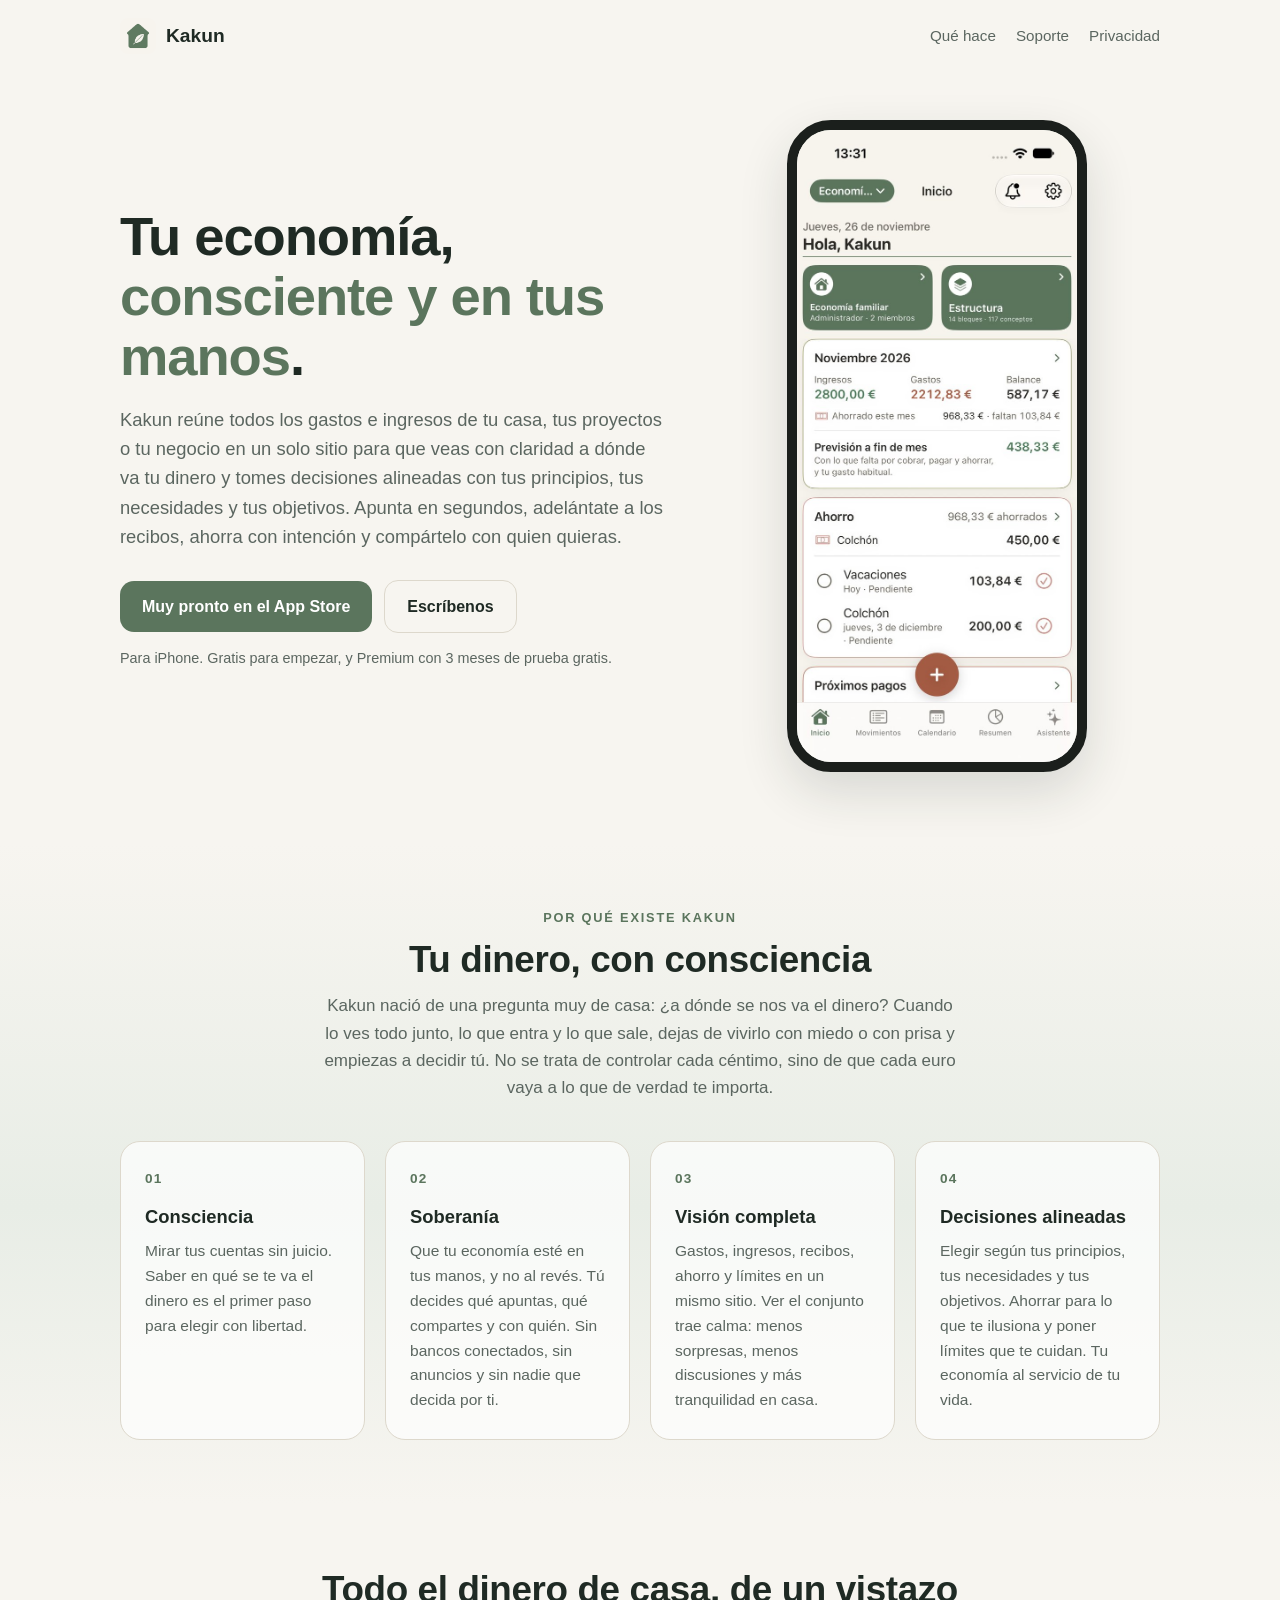
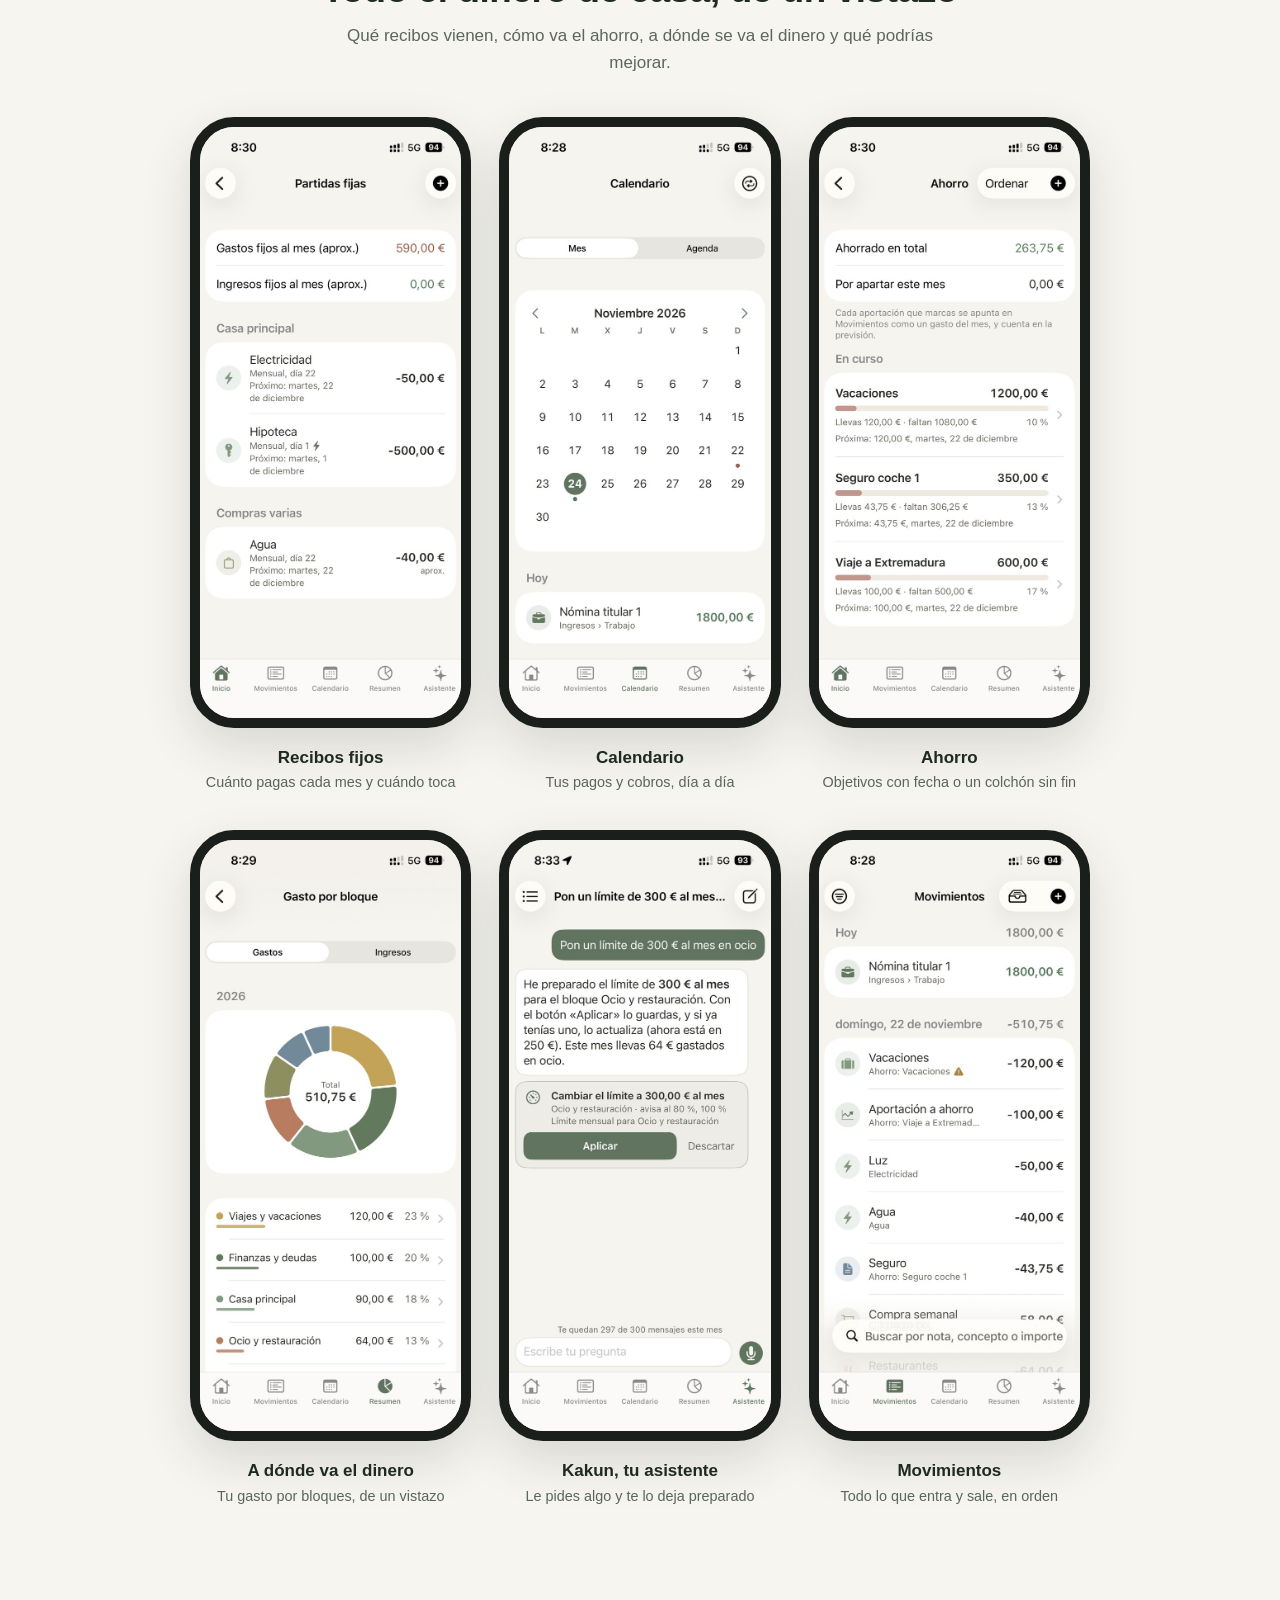
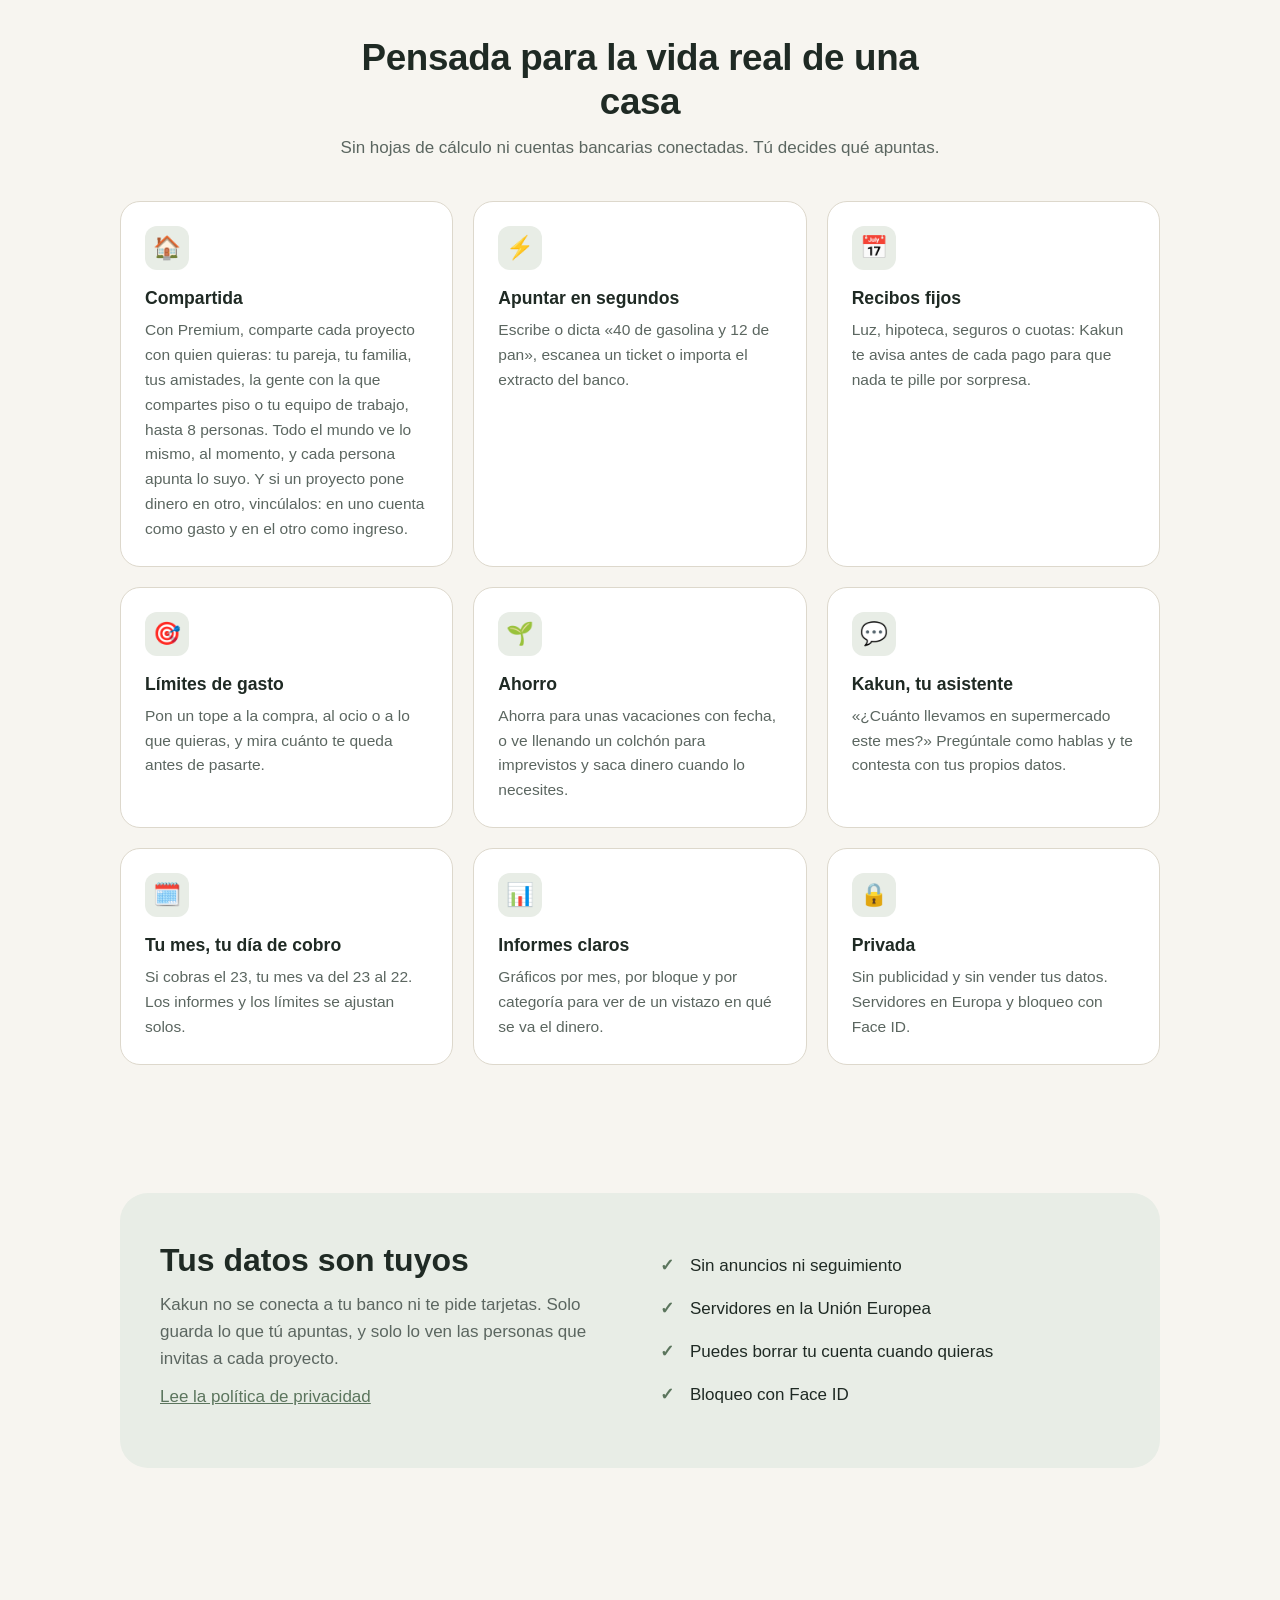
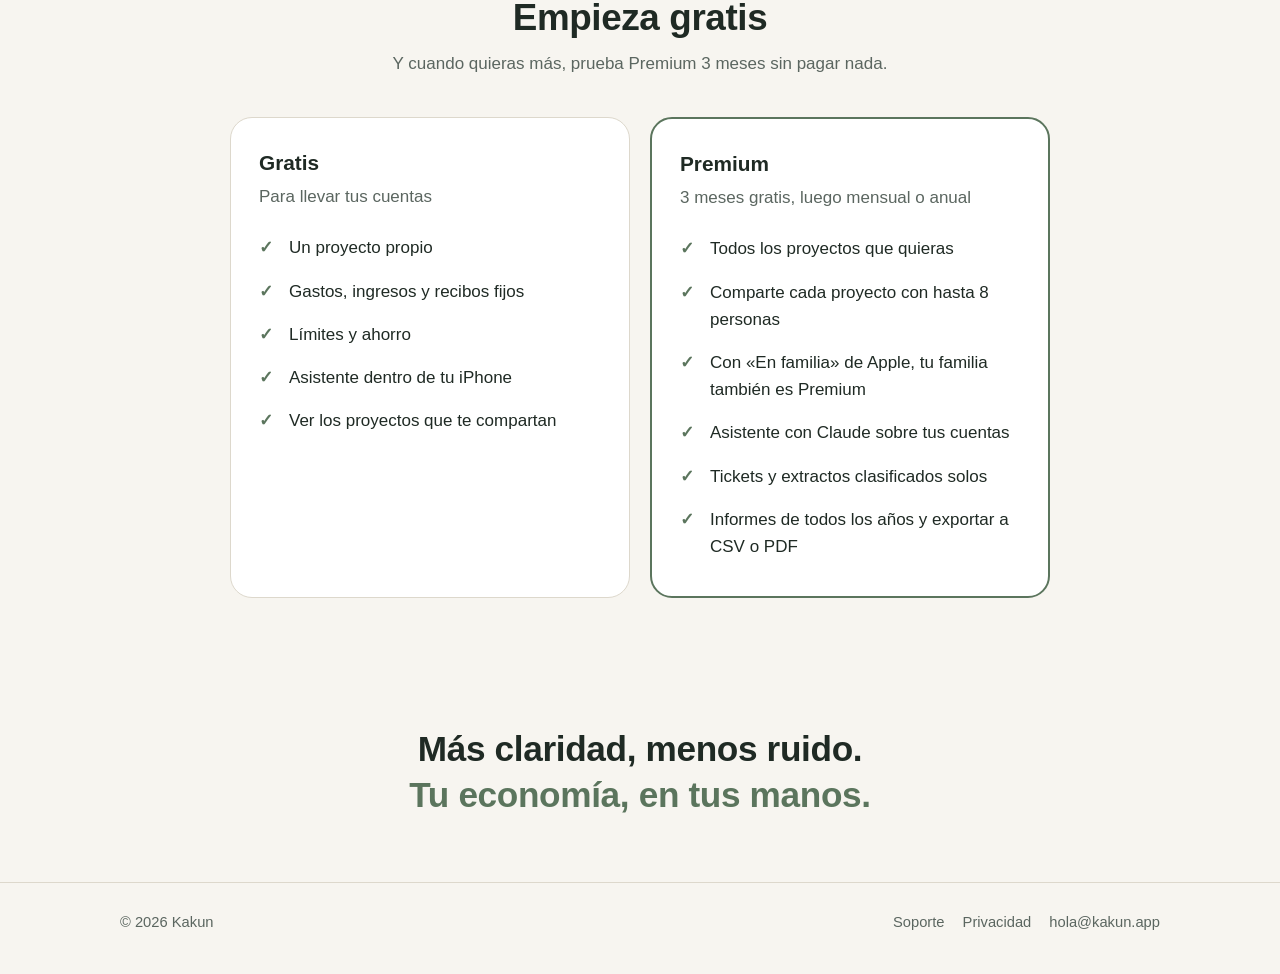
<file: index.html>
<!doctype html>
<html lang="es">
<head>
<meta charset="utf-8">
<meta name="viewport" content="width=device-width, initial-scale=1">
<meta name="color-scheme" content="light">
<title>Kakun · Tu economía, consciente y en tus manos</title>
<meta name="description" content="Kakun te ayuda a tener una economía soberana y consciente: reúne todos los gastos e ingresos de tu casa y de tus proyectos para que decidas en línea con tus principios, tus necesidades y tus objetivos.">
<meta property="og:title" content="Kakun · Tu economía, consciente y en tus manos">
<meta property="og:description" content="Todos los gastos e ingresos de tu casa en un solo sitio, para decidir con consciencia. Recibos, límites, ahorro y un asistente que conoce tus cuentas.">
<meta property="og:image" content="https://kakun.app/img/icono.png">
<meta name="theme-color" content="#5b755d">
<link rel="icon" href="/img/favicon.png">
<link rel="apple-touch-icon" href="/img/apple-touch-icon.png">
<link rel="stylesheet" href="/estilos.css">
</head>
<body>
<div class="contenedor">
  <header class="cabecera">
    <a class="marca" href="/"><img src="/img/icono.png" alt="">Kakun</a>
    <nav class="menu">
      <a href="#funciones">Qué hace</a>
      <a href="/soporte/">Soporte</a>
      <a href="/privacidad/">Privacidad</a>
    </nav>
  </header>

  <div class="portada">
    <div>
      <h1>Tu economía, <span>consciente y en tus manos</span>.</h1>
      <p class="entrada">Kakun reúne todos los gastos e ingresos de tu casa, tus proyectos o tu negocio en un solo sitio para que veas con claridad a dónde va tu dinero y tomes decisiones alineadas con tus principios, tus necesidades y tus objetivos. Apunta en segundos, adelántate a los recibos, ahorra con intención y compártelo con quien quieras.</p>
      <div class="acciones">
        <span class="boton principal"> Muy pronto en el App Store</span>
        <a class="boton secundario" href="mailto:hola@kakun.app">Escríbenos</a>
      </div>
      <p class="nota">Para iPhone. Gratis para empezar, y Premium con 3 meses de prueba gratis.</p>
    </div>
    <div class="movil">
      <img src="/img/inicio.jpg" alt="Pantalla de inicio de Kakun con el resumen del mes" onerror="this.remove()">
      <div class="hueco"><img src="/img/icono.png" alt="">Inicio</div>
    </div>
  </div>
</div>

<section class="consciente">
  <div class="contenedor">
    <div class="titulo-seccion">
      <p class="antetitulo">Por qué existe Kakun</p>
      <h2>Tu dinero, con consciencia</h2>
      <p>Kakun nació de una pregunta muy de casa: ¿a dónde se nos va el dinero? Cuando lo ves todo junto, lo que entra y lo que sale, dejas de vivirlo con miedo o con prisa y empiezas a decidir tú. No se trata de controlar cada céntimo, sino de que cada euro vaya a lo que de verdad te importa.</p>
    </div>
    <div class="pilares">
      <div class="pilar"><span class="num">01</span><h3>Consciencia</h3><p>Mirar tus cuentas sin juicio. Saber en qué se te va el dinero es el primer paso para elegir con libertad.</p></div>
      <div class="pilar"><span class="num">02</span><h3>Soberanía</h3><p>Que tu economía esté en tus manos, y no al revés. Tú decides qué apuntas, qué compartes y con quién. Sin bancos conectados, sin anuncios y sin nadie que decida por ti.</p></div>
      <div class="pilar"><span class="num">03</span><h3>Visión completa</h3><p>Gastos, ingresos, recibos, ahorro y límites en un mismo sitio. Ver el conjunto trae calma: menos sorpresas, menos discusiones y más tranquilidad en casa.</p></div>
      <div class="pilar"><span class="num">04</span><h3>Decisiones alineadas</h3><p>Elegir según tus principios, tus necesidades y tus objetivos. Ahorrar para lo que te ilusiona y poner límites que te cuidan. Tu economía al servicio de tu vida.</p></div>
    </div>
  </div>
</section>

<section>
  <div class="contenedor">
    <div class="titulo-seccion">
      <h2>Todo el dinero de casa, de un vistazo</h2>
      <p>Qué recibos vienen, cómo va el ahorro, a dónde se va el dinero y qué podrías mejorar.</p>
    </div>
    <div class="capturas">
      <figure>
        <div class="movil"><img src="/img/recibos.jpg" alt="Lista de partidas fijas con luz, hipoteca y agua" loading="lazy" onerror="this.remove()"><div class="hueco"><img src="/img/icono.png" alt="">Recibos fijos</div></div>
        <figcaption>Recibos fijos<small>Cuánto pagas cada mes y cuándo toca</small></figcaption>
      </figure>
      <figure>
        <div class="movil"><img src="/img/calendario.jpg" alt="Calendario del mes con los pagos marcados" loading="lazy" onerror="this.remove()"><div class="hueco"><img src="/img/icono.png" alt="">Calendario</div></div>
        <figcaption>Calendario<small>Tus pagos y cobros, día a día</small></figcaption>
      </figure>
      <figure>
        <div class="movil"><img src="/img/ahorro.jpg" alt="Lista de objetivos de ahorro con su progreso" loading="lazy" onerror="this.remove()"><div class="hueco"><img src="/img/icono.png" alt="">Ahorro</div></div>
        <figcaption>Ahorro<small>Objetivos con fecha o un colchón sin fin</small></figcaption>
      </figure>
      <figure>
        <div class="movil"><img src="/img/gasto-bloque.jpg" alt="Gráfico circular del gasto por bloque" loading="lazy" onerror="this.remove()"><div class="hueco"><img src="/img/icono.png" alt="">A dónde va el dinero</div></div>
        <figcaption>A dónde va el dinero<small>Tu gasto por bloques, de un vistazo</small></figcaption>
      </figure>
      <figure>
        <div class="movil"><img src="/img/asistente.jpg" alt="El asistente prepara un límite de 300 € al mes en ocio" loading="lazy" onerror="this.remove()"><div class="hueco"><img src="/img/icono.png" alt="">Asistente</div></div>
        <figcaption>Kakun, tu asistente<small>Le pides algo y te lo deja preparado</small></figcaption>
      </figure>
      <figure>
        <div class="movil"><img src="/img/movimientos.jpg" alt="Lista de movimientos del mes" loading="lazy" onerror="this.remove()"><div class="hueco"><img src="/img/icono.png" alt="">Movimientos</div></div>
        <figcaption>Movimientos<small>Todo lo que entra y sale, en orden</small></figcaption>
      </figure>
    </div>
  </div>
</section>

<section id="funciones">
  <div class="contenedor">
    <div class="titulo-seccion">
      <h2>Pensada para la vida real de una casa</h2>
      <p>Sin hojas de cálculo ni cuentas bancarias conectadas. Tú decides qué apuntas.</p>
    </div>
    <div class="funciones">
      <div class="tarjeta"><div class="icono">🏠</div><h3>Compartida</h3><p>Con Premium, comparte cada proyecto con quien quieras: tu pareja, tu familia, tus amistades, la gente con la que compartes piso o tu equipo de trabajo, hasta 8 personas. Todo el mundo ve lo mismo, al momento, y cada persona apunta lo suyo. Y si un proyecto pone dinero en otro, vincúlalos: en uno cuenta como gasto y en el otro como ingreso.</p></div>
      <div class="tarjeta"><div class="icono">⚡️</div><h3>Apuntar en segundos</h3><p>Escribe o dicta «40 de gasolina y 12 de pan», escanea un ticket o importa el extracto del banco.</p></div>
      <div class="tarjeta"><div class="icono">📅</div><h3>Recibos fijos</h3><p>Luz, hipoteca, seguros o cuotas: Kakun te avisa antes de cada pago para que nada te pille por sorpresa.</p></div>
      <div class="tarjeta"><div class="icono">🎯</div><h3>Límites de gasto</h3><p>Pon un tope a la compra, al ocio o a lo que quieras, y mira cuánto te queda antes de pasarte.</p></div>
      <div class="tarjeta"><div class="icono">🌱</div><h3>Ahorro</h3><p>Ahorra para unas vacaciones con fecha, o ve llenando un colchón para imprevistos y saca dinero cuando lo necesites.</p></div>
      <div class="tarjeta"><div class="icono">💬</div><h3>Kakun, tu asistente</h3><p>«¿Cuánto llevamos en supermercado este mes?» Pregúntale como hablas y te contesta con tus propios datos.</p></div>
      <div class="tarjeta"><div class="icono">🗓️</div><h3>Tu mes, tu día de cobro</h3><p>Si cobras el 23, tu mes va del 23 al 22. Los informes y los límites se ajustan solos.</p></div>
      <div class="tarjeta"><div class="icono">📊</div><h3>Informes claros</h3><p>Gráficos por mes, por bloque y por categoría para ver de un vistazo en qué se va el dinero.</p></div>
      <div class="tarjeta"><div class="icono">🔒</div><h3>Privada</h3><p>Sin publicidad y sin vender tus datos. Servidores en Europa y bloqueo con Face ID.</p></div>
    </div>
  </div>
</section>

<section>
  <div class="contenedor">
    <div class="banda">
      <div>
        <h2>Tus datos son tuyos</h2>
        <p>Kakun no se conecta a tu banco ni te pide tarjetas. Solo guarda lo que tú apuntas, y solo lo ven las personas que invitas a cada proyecto.</p>
        <p><a href="/privacidad/">Lee la política de privacidad</a></p>
      </div>
      <ul class="lista">
        <li>Sin anuncios ni seguimiento</li>
        <li>Servidores en la Unión Europea</li>
        <li>Puedes borrar tu cuenta cuando quieras</li>
        <li>Bloqueo con Face ID</li>
      </ul>
    </div>
  </div>
</section>

<section>
  <div class="contenedor">
    <div class="titulo-seccion">
      <h2>Empieza gratis</h2>
      <p>Y cuando quieras más, prueba Premium 3 meses sin pagar nada.</p>
    </div>
    <div class="planes">
      <div class="plan">
        <h3>Gratis</h3>
        <p class="sub">Para llevar tus cuentas</p>
        <ul class="lista">
          <li>Un proyecto propio</li>
          <li>Gastos, ingresos y recibos fijos</li>
          <li>Límites y ahorro</li>
          <li>Asistente dentro de tu iPhone</li>
          <li>Ver los proyectos que te compartan</li>
        </ul>
      </div>
      <div class="plan destacado">
        <h3>Premium</h3>
        <p class="sub">3 meses gratis, luego mensual o anual</p>
        <ul class="lista">
          <li>Todos los proyectos que quieras</li>
          <li>Comparte cada proyecto con hasta 8 personas</li>
          <li>Con «En familia» de Apple, tu familia también es Premium</li>
          <li>Asistente con Claude sobre tus cuentas</li>
          <li>Tickets y extractos clasificados solos</li>
          <li>Informes de todos los años y exportar a CSV o PDF</li>
        </ul>
      </div>
    </div>
  </div>
</section>

<section>
  <div class="contenedor">
    <p class="cierre">Más claridad, menos ruido.<br><span>Tu economía, en tus manos.</span></p>
  </div>
</section>

<footer class="pie">
  <div class="contenedor">
    <span>© 2026 Kakun</span>
    <nav>
      <a href="/soporte/">Soporte</a>
      <a href="/privacidad/">Privacidad</a>
      <a href="mailto:hola@kakun.app">hola@kakun.app</a>
    </nav>
  </div>
</footer>
</body>
</html>
</file>
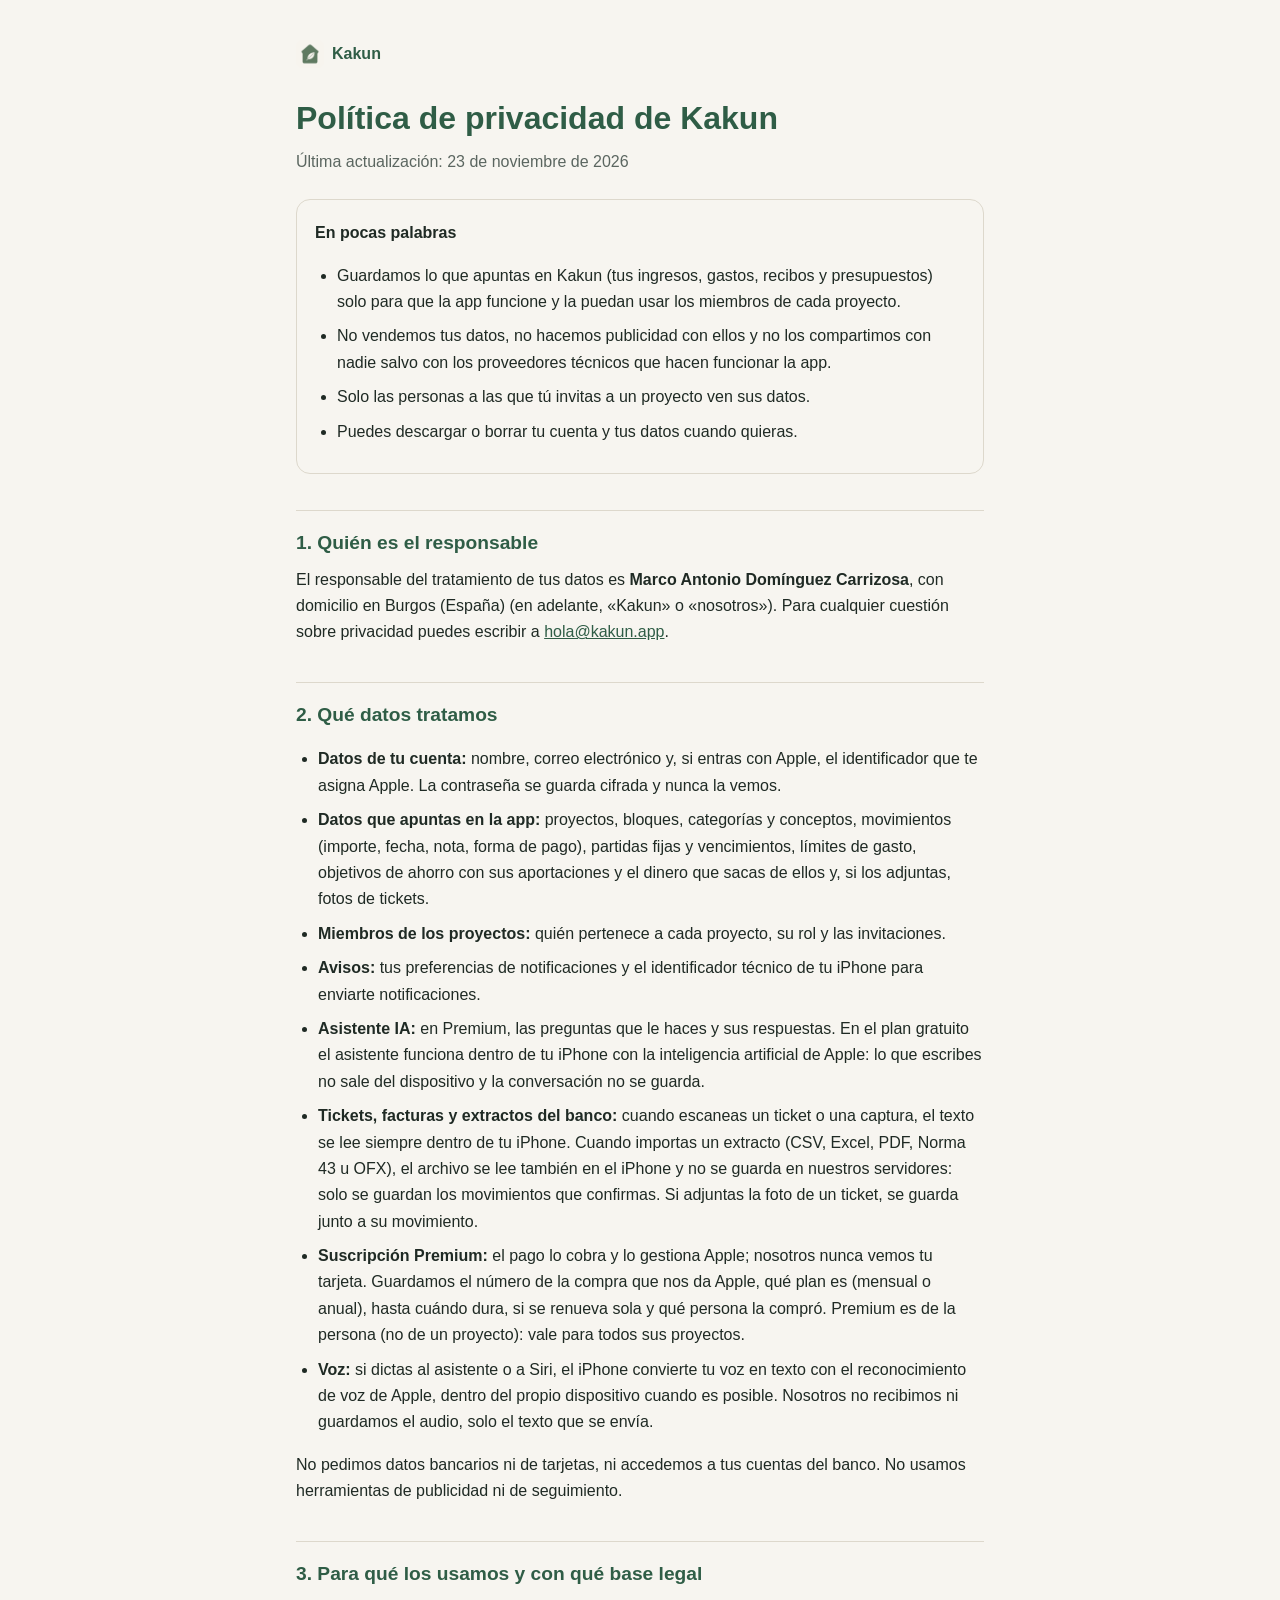
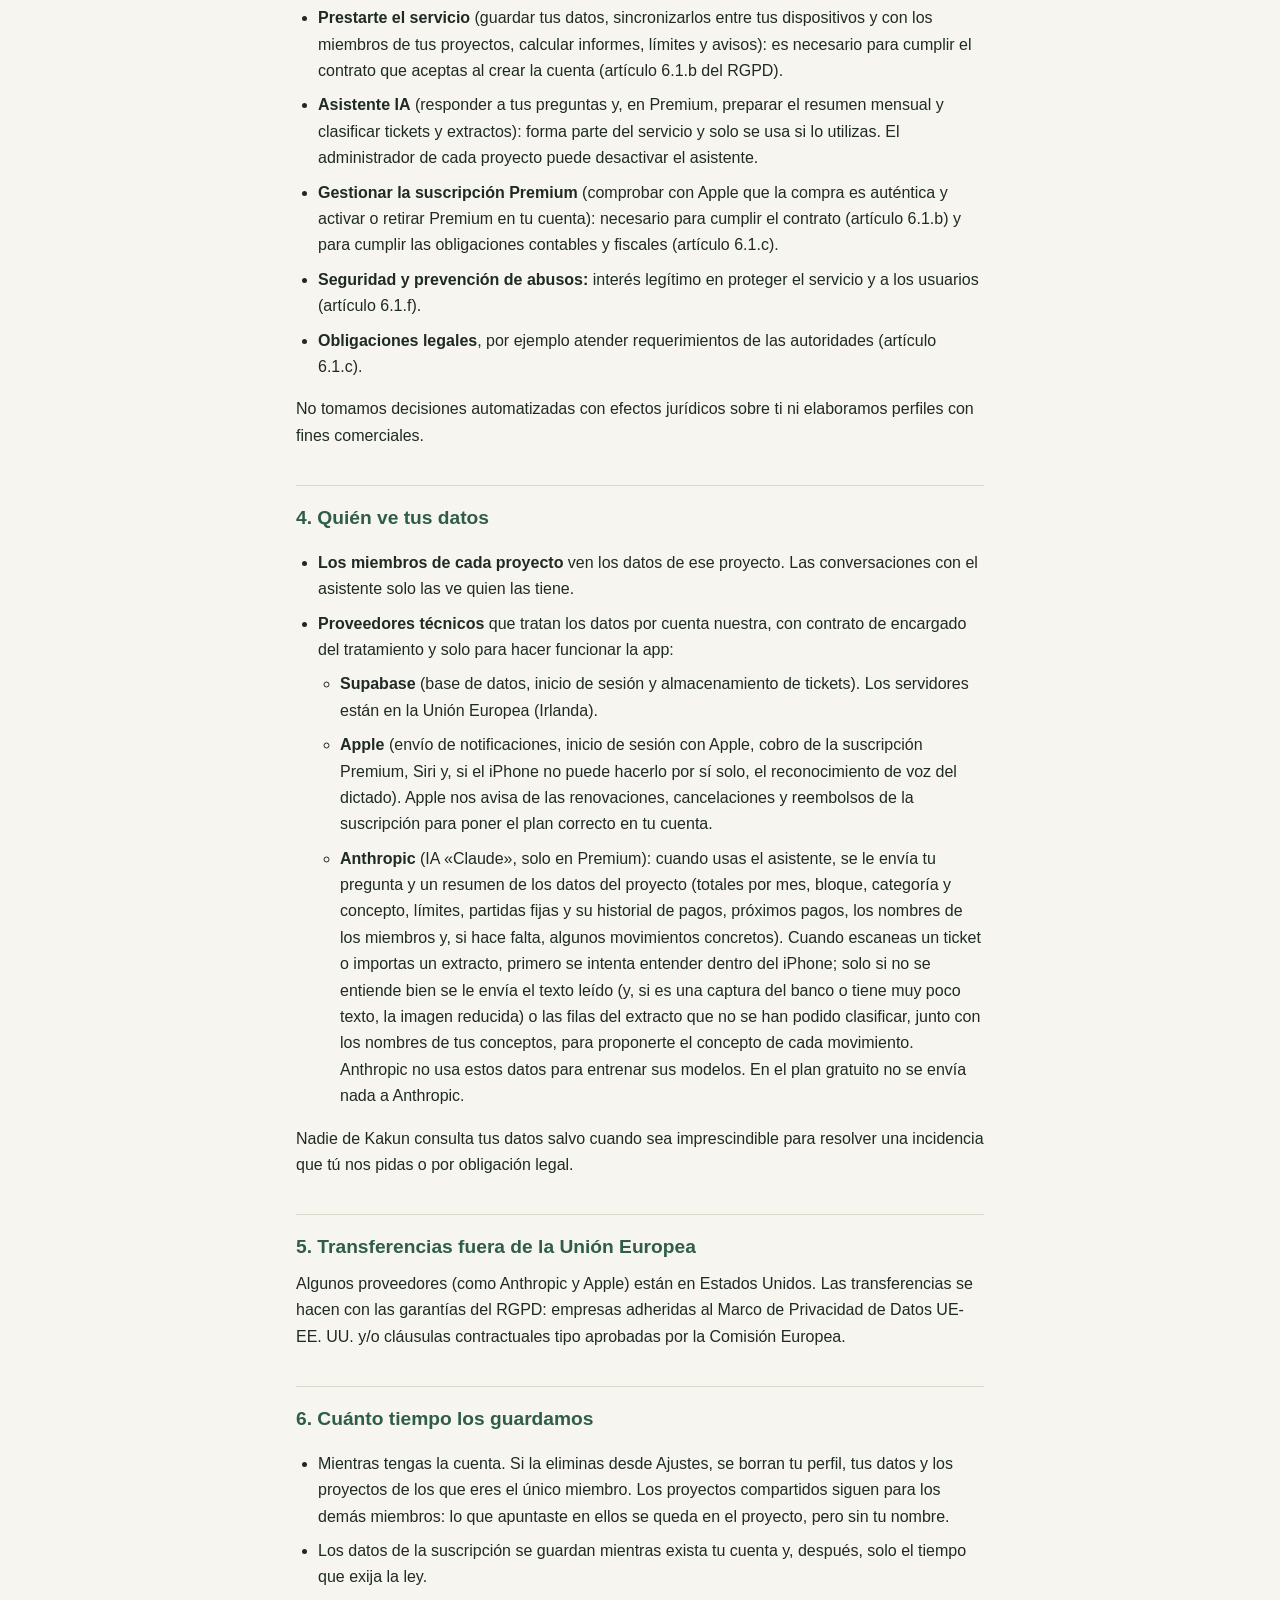
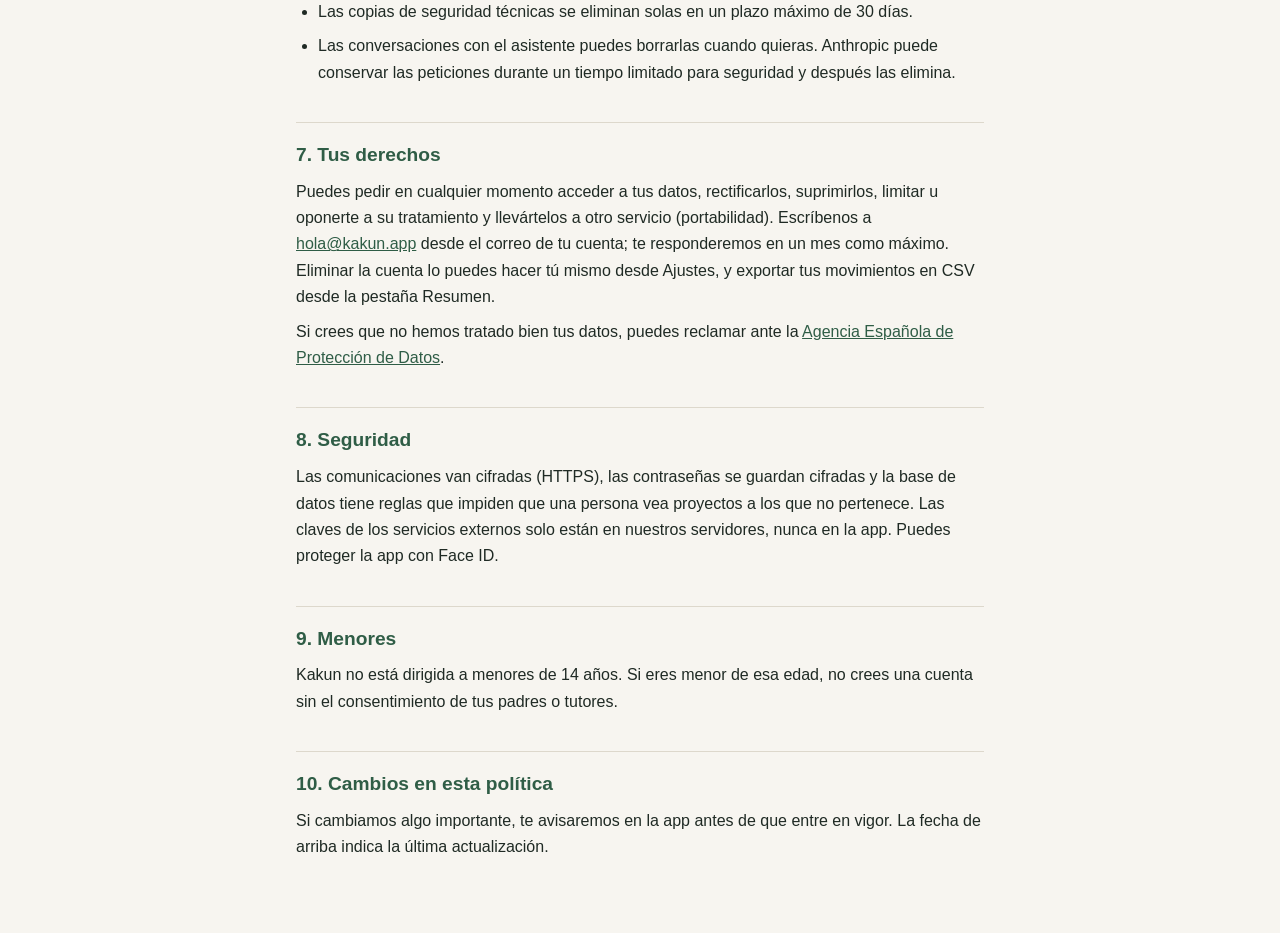
<file: privacidad/index.html>
<!doctype html>
<html lang="es">
<head>
<meta charset="utf-8">
<meta name="viewport" content="width=device-width, initial-scale=1">
<meta name="color-scheme" content="light">
<title>Kakun · Política de privacidad</title>
<meta name="description" content="Política de privacidad de la app Kakun.">
<link rel="icon" href="/img/favicon.png">
<link rel="apple-touch-icon" href="/img/apple-touch-icon.png">
<style>
:root{--fondo:#f7f5f0;--texto:#1f2a24;--secundario:#5b6660;--primario:#2f5d46;--linea:#ddd8cc}
*{box-sizing:border-box}
:root{color-scheme:light}
body{margin:0;background:var(--fondo);color:var(--texto);font:16px/1.65 -apple-system,BlinkMacSystemFont,"Segoe UI",Roboto,sans-serif}
main{max-width:720px;margin:0 auto;padding:40px 16px 64px}
h1{color:var(--primario);font-size:2rem;margin:0 0 4px}
h2{color:var(--primario);font-size:1.2rem;margin:36px 0 8px;padding-top:16px;border-top:1px solid var(--linea)}
p,li{margin:8px 0}
ul{padding-left:22px}
.fecha{color:var(--secundario);margin:0 0 24px}
.resumen{border:1px solid var(--linea);border-radius:14px;padding:12px 18px}
a{color:var(--primario)}
.volver{display:inline-flex;align-items:center;gap:8px;text-decoration:none;font-weight:600;margin-bottom:24px}
.volver img{width:28px;height:28px;border-radius:7px}
</style>
</head>
<body>
<main>
<a class="volver" href="/"><img src="/img/icono.png" alt="">Kakun</a>
<h1>Política de privacidad de Kakun</h1>
<p class="fecha">Última actualización: 23 de noviembre de 2026</p>

<div class="resumen">
<p><strong>En pocas palabras</strong></p>
<ul>
<li>Guardamos lo que apuntas en Kakun (tus ingresos, gastos, recibos y presupuestos) solo para que la app funcione y la puedan usar los miembros de cada proyecto.</li>
<li>No vendemos tus datos, no hacemos publicidad con ellos y no los compartimos con nadie salvo con los proveedores técnicos que hacen funcionar la app.</li>
<li>Solo las personas a las que tú invitas a un proyecto ven sus datos.</li>
<li>Puedes descargar o borrar tu cuenta y tus datos cuando quieras.</li>
</ul>
</div>

<h2>1. Quién es el responsable</h2>
<p>El responsable del tratamiento de tus datos es <strong>Marco Antonio Domínguez Carrizosa</strong>, con domicilio en Burgos (España) (en adelante, «Kakun» o «nosotros»). Para cualquier cuestión sobre privacidad puedes escribir a <a href="mailto:hola@kakun.app">hola@kakun.app</a>.</p>

<h2>2. Qué datos tratamos</h2>
<ul>
<li><strong>Datos de tu cuenta:</strong> nombre, correo electrónico y, si entras con Apple, el identificador que te asigna Apple. La contraseña se guarda cifrada y nunca la vemos.</li>
<li><strong>Datos que apuntas en la app:</strong> proyectos, bloques, categorías y conceptos, movimientos (importe, fecha, nota, forma de pago), partidas fijas y vencimientos, límites de gasto, objetivos de ahorro con sus aportaciones y el dinero que sacas de ellos y, si los adjuntas, fotos de tickets.</li>
<li><strong>Miembros de los proyectos:</strong> quién pertenece a cada proyecto, su rol y las invitaciones.</li>
<li><strong>Avisos:</strong> tus preferencias de notificaciones y el identificador técnico de tu iPhone para enviarte notificaciones.</li>
<li><strong>Asistente IA:</strong> en Premium, las preguntas que le haces y sus respuestas. En el plan gratuito el asistente funciona dentro de tu iPhone con la inteligencia artificial de Apple: lo que escribes no sale del dispositivo y la conversación no se guarda.</li>
<li><strong>Tickets, facturas y extractos del banco:</strong> cuando escaneas un ticket o una captura, el texto se lee siempre dentro de tu iPhone. Cuando importas un extracto (CSV, Excel, PDF, Norma 43 u OFX), el archivo se lee también en el iPhone y no se guarda en nuestros servidores: solo se guardan los movimientos que confirmas. Si adjuntas la foto de un ticket, se guarda junto a su movimiento.</li>
<li><strong>Suscripción Premium:</strong> el pago lo cobra y lo gestiona Apple; nosotros nunca vemos tu tarjeta. Guardamos el número de la compra que nos da Apple, qué plan es (mensual o anual), hasta cuándo dura, si se renueva sola y qué persona la compró. Premium es de la persona (no de un proyecto): vale para todos sus proyectos.</li>
<li><strong>Voz:</strong> si dictas al asistente o a Siri, el iPhone convierte tu voz en texto con el reconocimiento de voz de Apple, dentro del propio dispositivo cuando es posible. Nosotros no recibimos ni guardamos el audio, solo el texto que se envía.</li>
</ul>
<p>No pedimos datos bancarios ni de tarjetas, ni accedemos a tus cuentas del banco. No usamos herramientas de publicidad ni de seguimiento.</p>

<h2>3. Para qué los usamos y con qué base legal</h2>
<ul>
<li><strong>Prestarte el servicio</strong> (guardar tus datos, sincronizarlos entre tus dispositivos y con los miembros de tus proyectos, calcular informes, límites y avisos): es necesario para cumplir el contrato que aceptas al crear la cuenta (artículo 6.1.b del RGPD).</li>
<li><strong>Asistente IA</strong> (responder a tus preguntas y, en Premium, preparar el resumen mensual y clasificar tickets y extractos): forma parte del servicio y solo se usa si lo utilizas. El administrador de cada proyecto puede desactivar el asistente.</li>
<li><strong>Gestionar la suscripción Premium</strong> (comprobar con Apple que la compra es auténtica y activar o retirar Premium en tu cuenta): necesario para cumplir el contrato (artículo 6.1.b) y para cumplir las obligaciones contables y fiscales (artículo 6.1.c).</li>
<li><strong>Seguridad y prevención de abusos:</strong> interés legítimo en proteger el servicio y a los usuarios (artículo 6.1.f).</li>
<li><strong>Obligaciones legales</strong>, por ejemplo atender requerimientos de las autoridades (artículo 6.1.c).</li>
</ul>
<p>No tomamos decisiones automatizadas con efectos jurídicos sobre ti ni elaboramos perfiles con fines comerciales.</p>

<h2>4. Quién ve tus datos</h2>
<ul>
<li><strong>Los miembros de cada proyecto</strong> ven los datos de ese proyecto. Las conversaciones con el asistente solo las ve quien las tiene.</li>
<li><strong>Proveedores técnicos</strong> que tratan los datos por cuenta nuestra, con contrato de encargado del tratamiento y solo para hacer funcionar la app:
<ul>
<li><strong>Supabase</strong> (base de datos, inicio de sesión y almacenamiento de tickets). Los servidores están en la Unión Europea (Irlanda).</li>
<li><strong>Apple</strong> (envío de notificaciones, inicio de sesión con Apple, cobro de la suscripción Premium, Siri y, si el iPhone no puede hacerlo por sí solo, el reconocimiento de voz del dictado). Apple nos avisa de las renovaciones, cancelaciones y reembolsos de la suscripción para poner el plan correcto en tu cuenta.</li>
<li><strong>Anthropic</strong> (IA «Claude», solo en Premium): cuando usas el asistente, se le envía tu pregunta y un resumen de los datos del proyecto (totales por mes, bloque, categoría y concepto, límites, partidas fijas y su historial de pagos, próximos pagos, los nombres de los miembros y, si hace falta, algunos movimientos concretos). Cuando escaneas un ticket o importas un extracto, primero se intenta entender dentro del iPhone; solo si no se entiende bien se le envía el texto leído (y, si es una captura del banco o tiene muy poco texto, la imagen reducida) o las filas del extracto que no se han podido clasificar, junto con los nombres de tus conceptos, para proponerte el concepto de cada movimiento. Anthropic no usa estos datos para entrenar sus modelos. En el plan gratuito no se envía nada a Anthropic.</li>
</ul>
</li>
</ul>
<p>Nadie de Kakun consulta tus datos salvo cuando sea imprescindible para resolver una incidencia que tú nos pidas o por obligación legal.</p>

<h2>5. Transferencias fuera de la Unión Europea</h2>
<p>Algunos proveedores (como Anthropic y Apple) están en Estados Unidos. Las transferencias se hacen con las garantías del RGPD: empresas adheridas al Marco de Privacidad de Datos UE-EE. UU. y/o cláusulas contractuales tipo aprobadas por la Comisión Europea.</p>

<h2>6. Cuánto tiempo los guardamos</h2>
<ul>
<li>Mientras tengas la cuenta. Si la eliminas desde Ajustes, se borran tu perfil, tus datos y los proyectos de los que eres el único miembro. Los proyectos compartidos siguen para los demás miembros: lo que apuntaste en ellos se queda en el proyecto, pero sin tu nombre.</li>
<li>Los datos de la suscripción se guardan mientras exista tu cuenta y, después, solo el tiempo que exija la ley.</li>
<li>Las copias de seguridad técnicas se eliminan solas en un plazo máximo de 30 días.</li>
<li>Las conversaciones con el asistente puedes borrarlas cuando quieras. Anthropic puede conservar las peticiones durante un tiempo limitado para seguridad y después las elimina.</li>
</ul>

<h2>7. Tus derechos</h2>
<p>Puedes pedir en cualquier momento acceder a tus datos, rectificarlos, suprimirlos, limitar u oponerte a su tratamiento y llevártelos a otro servicio (portabilidad). Escríbenos a <a href="mailto:hola@kakun.app">hola@kakun.app</a> desde el correo de tu cuenta; te responderemos en un mes como máximo. Eliminar la cuenta lo puedes hacer tú mismo desde Ajustes, y exportar tus movimientos en CSV desde la pestaña Resumen.</p>
<p>Si crees que no hemos tratado bien tus datos, puedes reclamar ante la <a href="https://www.aepd.es">Agencia Española de Protección de Datos</a>.</p>

<h2>8. Seguridad</h2>
<p>Las comunicaciones van cifradas (HTTPS), las contraseñas se guardan cifradas y la base de datos tiene reglas que impiden que una persona vea proyectos a los que no pertenece. Las claves de los servicios externos solo están en nuestros servidores, nunca en la app. Puedes proteger la app con Face ID.</p>

<h2>9. Menores</h2>
<p>Kakun no está dirigida a menores de 14 años. Si eres menor de esa edad, no crees una cuenta sin el consentimiento de tus padres o tutores.</p>

<h2>10. Cambios en esta política</h2>
<p>Si cambiamos algo importante, te avisaremos en la app antes de que entre en vigor. La fecha de arriba indica la última actualización.</p>
</main>
</body>
</html>
</file>
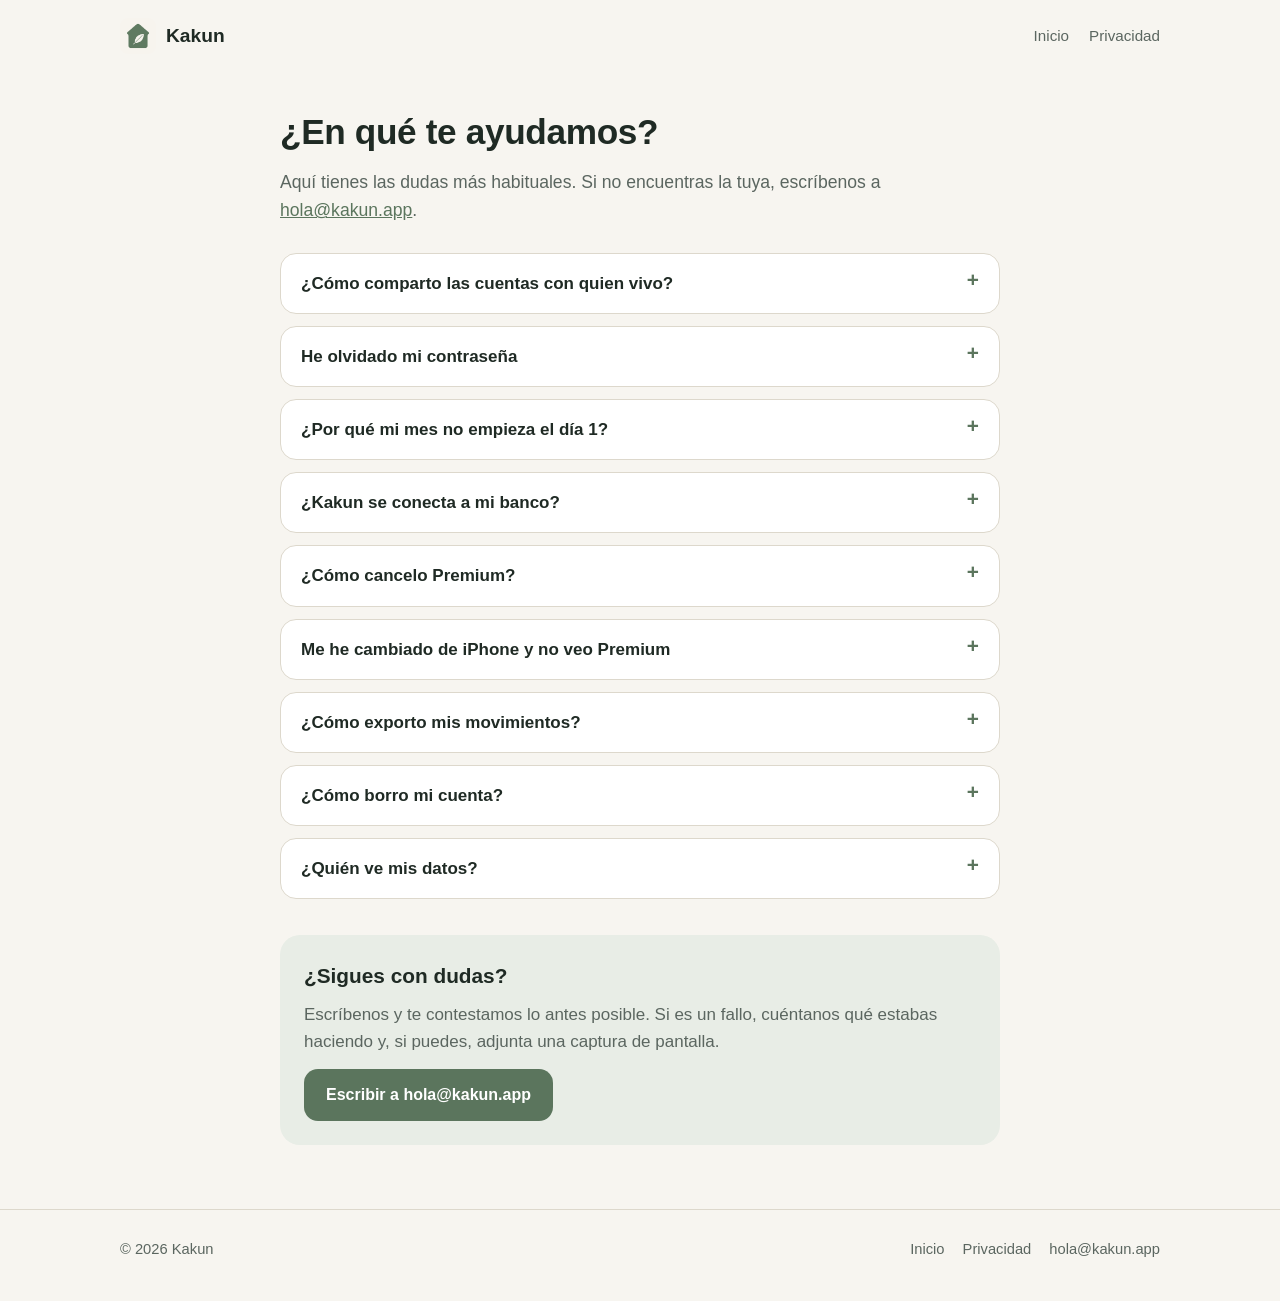
<file: soporte/index.html>
<!doctype html>
<html lang="es">
<head>
<meta charset="utf-8">
<meta name="viewport" content="width=device-width, initial-scale=1">
<meta name="color-scheme" content="light">
<title>Kakun · Soporte</title>
<meta name="description" content="Ayuda y contacto de la app Kakun.">
<meta name="theme-color" content="#5b755d">
<link rel="icon" href="/img/favicon.png">
<link rel="apple-touch-icon" href="/img/apple-touch-icon.png">
<link rel="stylesheet" href="/estilos.css">
</head>
<body>
<div class="contenedor">
  <header class="cabecera">
    <a class="marca" href="/"><img src="/img/icono.png" alt="">Kakun</a>
    <nav class="menu">
      <a href="/">Inicio</a>
      <a href="/privacidad/">Privacidad</a>
    </nav>
  </header>

  <main class="texto">
    <h1>¿En qué te ayudamos?</h1>
    <p class="entrada">Aquí tienes las dudas más habituales. Si no encuentras la tuya, escríbenos a <a href="mailto:hola@kakun.app">hola@kakun.app</a>.</p>

    <details>
      <summary>¿Cómo comparto las cuentas con quien vivo?</summary>
      <p>Abre el proyecto, entra en sus ajustes y pulsa «Invitar a alguien». Kakun te da un código (por ejemplo FAM-7K2Q) para mandárselo a la otra persona. Ella lo escribe en «Unirme con un código» y a partir de ahí ve el mismo proyecto que tú. Compartir un proyecto es de Premium, y puedes invitar hasta 8 personas por proyecto.</p>
    </details>

    <details>
      <summary>He olvidado mi contraseña</summary>
      <p>En la pantalla de entrar, pulsa «¿Has olvidado tu contraseña?» y escribe tu correo. Te llegará un enlace para elegir una nueva. Ábrelo en el iPhone donde tienes Kakun. Si no lo ves en un par de minutos, mira en la carpeta de spam. Si pides otro correo, espera al menos un minuto entre uno y otro.</p>
    </details>

    <details>
      <summary>¿Por qué mi mes no empieza el día 1?</summary>
      <p>El administrador del proyecto puede elegir el día en que empieza el mes, por ejemplo el día que cobráis. Con el día 23, el mes va del 23 al 22 del mes siguiente. Se cambia en los ajustes del proyecto, en «El mes empieza el día».</p>
    </details>

    <details>
      <summary>¿Kakun se conecta a mi banco?</summary>
      <p>No. Kakun no accede a tus cuentas ni te pide datos bancarios. Puedes apuntar los movimientos a mano, dictarlos, escanear tickets o importar el extracto que descargas de tu banco.</p>
    </details>

    <details>
      <summary>¿Cómo cancelo Premium?</summary>
      <p>El pago lo gestiona Apple. En el iPhone, ve a Ajustes › tu nombre › Suscripciones › Kakun y pulsa «Cancelar suscripción», al menos 24 horas antes de que se renueve. Al acabar el periodo pagado vuelves al plan gratuito y no se borra nada.</p>
    </details>

    <details>
      <summary>Me he cambiado de iPhone y no veo Premium</summary>
      <p>Entra con la misma cuenta de Kakun y, en la pantalla de Premium, pulsa «Restaurar compras».</p>
    </details>

    <details>
      <summary>¿Cómo exporto mis movimientos?</summary>
      <p>Con Premium, desde la pestaña Resumen puedes exportar tus movimientos a CSV o PDF.</p>
    </details>

    <details>
      <summary>¿Cómo borro mi cuenta?</summary>
      <p>En la app, ve a Ajustes y pulsa «Eliminar cuenta». Se borran tu perfil, tus datos y los proyectos en los que eres el único miembro. Los proyectos compartidos siguen para los demás, sin tu nombre. Si tienes Premium, cancélalo también en los ajustes del iPhone.</p>
    </details>

    <details>
      <summary>¿Quién ve mis datos?</summary>
      <p>Solo las personas que invitas a cada proyecto. No vendemos tus datos ni hacemos publicidad. Lo tienes todo explicado en la <a href="/privacidad/">política de privacidad</a>.</p>
    </details>

    <div class="contacto">
      <h2>¿Sigues con dudas?</h2>
      <p>Escríbenos y te contestamos lo antes posible. Si es un fallo, cuéntanos qué estabas haciendo y, si puedes, adjunta una captura de pantalla.</p>
      <a class="boton principal" href="mailto:hola@kakun.app">Escribir a hola@kakun.app</a>
    </div>
  </main>
</div>

<footer class="pie">
  <div class="contenedor">
    <span>© 2026 Kakun</span>
    <nav>
      <a href="/">Inicio</a>
      <a href="/privacidad/">Privacidad</a>
      <a href="mailto:hola@kakun.app">hola@kakun.app</a>
    </nav>
  </div>
</footer>
</body>
</html>
</file>
<file: estilos.css>
:root{
  --fondo:#f7f5f0;--superficie:#ffffff;--texto:#1f2a24;--secundario:#5b6660;
  --primario:#5b755d;--primario-fuerte:#465c48;--suave:#e8ede6;--linea:#ddd8cc;
  --sombra:0 20px 50px rgba(31,42,36,.14);
}
*{box-sizing:border-box}
:root{color-scheme:light}
html{-webkit-text-size-adjust:100%}
body{margin:0;background:var(--fondo);color:var(--texto);
  font:17px/1.6 -apple-system,BlinkMacSystemFont,"SF Pro Text","Segoe UI",Roboto,sans-serif}
a{color:var(--primario)}
img{max-width:100%;display:block}
.contenedor{max-width:1080px;margin:0 auto;padding:0 20px}

/* Cabecera */
.cabecera{display:flex;align-items:center;justify-content:space-between;padding:18px 0}
.marca{display:flex;align-items:center;gap:10px;text-decoration:none;color:var(--texto);font-weight:700;font-size:1.2rem}
.marca img{width:36px;height:36px;border-radius:9px}
.menu{display:flex;gap:20px;font-size:.95rem}
.menu a{color:var(--secundario);text-decoration:none}
.menu a:hover{color:var(--primario)}

/* Portada */
.portada{display:grid;grid-template-columns:1.1fr .9fr;gap:48px;align-items:center;padding:48px 0 72px}
.portada h1{font-size:clamp(2.2rem,5vw,3.4rem);line-height:1.1;margin:0 0 18px;letter-spacing:-.02em}
.portada h1 span{color:var(--primario)}
.portada p.entrada{font-size:1.15rem;color:var(--secundario);margin:0 0 28px;max-width:34em}
.acciones{display:flex;flex-wrap:wrap;gap:12px;align-items:center}
.boton{display:inline-flex;align-items:center;gap:8px;padding:13px 22px;border-radius:14px;
  font-weight:600;text-decoration:none;font-size:1rem}
.boton.principal{background:var(--primario);color:#fff}
.boton.principal:hover{background:var(--primario-fuerte)}
.boton.secundario{border:1px solid var(--linea);color:var(--texto)}
.nota{font-size:.9rem;color:var(--secundario);margin-top:14px}

/* Móvil con captura */
.movil{width:100%;max-width:300px;margin:0 auto;aspect-ratio:1320/2868;border-radius:44px;
  border:10px solid #1b1f1c;background:var(--suave);box-shadow:var(--sombra);overflow:hidden;position:relative}
.movil > img{position:relative;z-index:1;width:100%;height:100%;object-fit:cover}
.movil .hueco{position:absolute;inset:0;display:flex;flex-direction:column;align-items:center;justify-content:center;
  gap:10px;color:var(--secundario);font-size:.95rem;text-align:center;padding:20px}
.movil .hueco img{width:64px;height:64px;border-radius:15px;object-fit:contain}

/* Secciones */
section{padding:64px 0}
.titulo-seccion{text-align:center;max-width:640px;margin:0 auto 40px}
.titulo-seccion h2{font-size:clamp(1.7rem,3.5vw,2.3rem);line-height:1.2;margin:0 0 10px;letter-spacing:-.01em}
.titulo-seccion p{color:var(--secundario);margin:0}

.capturas{display:grid;grid-template-columns:repeat(3,1fr);gap:36px 28px;max-width:900px;margin:0 auto}
.capturas figure{margin:0}
.capturas figcaption{text-align:center;margin-top:16px;font-weight:600}
.capturas figcaption small{display:block;font-weight:400;color:var(--secundario);font-size:.9rem}

.funciones{display:grid;grid-template-columns:repeat(3,1fr);gap:20px}
.tarjeta{background:var(--superficie);border:1px solid var(--linea);border-radius:20px;padding:24px}
.tarjeta .icono{width:44px;height:44px;border-radius:12px;background:var(--suave);display:flex;align-items:center;
  justify-content:center;font-size:1.4rem;margin-bottom:14px}
.tarjeta h3{margin:0 0 6px;font-size:1.1rem}
.tarjeta p{margin:0;color:var(--secundario);font-size:.97rem}

.banda{background:var(--suave);border-radius:28px;padding:48px 40px;display:grid;grid-template-columns:1fr 1fr;gap:40px;align-items:center}
.banda h2{margin:0 0 12px;font-size:clamp(1.5rem,3vw,2rem);line-height:1.2}
.banda p{margin:0 0 10px;color:var(--secundario)}
.lista{list-style:none;padding:0;margin:0}
.lista li{padding:8px 0 8px 30px;position:relative}
.lista li::before{content:"✓";position:absolute;left:0;top:8px;color:var(--primario);font-weight:700}

.planes{display:grid;grid-template-columns:1fr 1fr;gap:20px;max-width:820px;margin:0 auto}
.plan{background:var(--superficie);border:1px solid var(--linea);border-radius:22px;padding:28px}
.plan.destacado{border:2px solid var(--primario)}
.plan h3{margin:0 0 4px;font-size:1.3rem}
.plan .sub{color:var(--secundario);margin:0 0 16px}

/* Páginas de texto (soporte) */
.texto{max-width:720px;margin:0 auto;padding:24px 0 64px}
.texto h1{font-size:2.2rem;margin:8px 0 8px;letter-spacing:-.01em}
.texto .entrada{color:var(--secundario);font-size:1.1rem;margin:0 0 28px}
details{background:var(--superficie);border:1px solid var(--linea);border-radius:16px;padding:16px 20px;margin:12px 0}
summary{cursor:pointer;font-weight:600;list-style:none;display:flex;justify-content:space-between;gap:12px}
summary::-webkit-details-marker{display:none}
summary::after{content:"+";color:var(--primario);font-size:1.3rem;line-height:1}
details[open] summary::after{content:"–"}
details p,details ol,details ul{margin:12px 0 0;color:var(--secundario)}
.contacto{background:var(--suave);border-radius:20px;padding:24px;margin-top:36px}
.contacto h2{margin:0 0 8px;font-size:1.3rem}
.contacto p{margin:0 0 14px;color:var(--secundario)}

/* Consciencia */
.antetitulo{text-transform:uppercase;letter-spacing:.14em;font-size:.8rem;font-weight:600;color:var(--primario)!important;margin:0 0 10px!important}
.consciente{background:linear-gradient(180deg,var(--fondo),var(--suave) 55%,var(--fondo))}
.pilares{display:grid;grid-template-columns:repeat(4,1fr);gap:20px}
.pilar{background:rgba(255,255,255,.7);border:1px solid var(--linea);border-radius:20px;padding:26px 24px}
.pilar .num{display:block;font-size:.85rem;font-weight:600;color:var(--primario);letter-spacing:.08em;margin-bottom:12px}
.pilar h3{margin:0 0 8px;font-size:1.15rem}
.pilar p{margin:0;color:var(--secundario);font-size:.97rem}
.cierre{text-align:center;font-size:clamp(1.5rem,3.2vw,2.2rem);line-height:1.3;font-weight:700;letter-spacing:-.01em;margin:0}
.cierre span{color:var(--primario)}

/* Pie */
.pie{border-top:1px solid var(--linea);padding:28px 0 40px;color:var(--secundario);font-size:.92rem}
.pie .contenedor{display:flex;flex-wrap:wrap;gap:12px 24px;justify-content:space-between}
.pie nav{display:flex;flex-wrap:wrap;gap:18px}
.pie a{color:var(--secundario);text-decoration:none}
.pie a:hover{color:var(--primario)}

@media (max-width:900px){
  .portada{grid-template-columns:1fr;gap:40px;padding-top:24px}
  .capturas{grid-template-columns:repeat(2,1fr)}
  .funciones{grid-template-columns:1fr 1fr}
  .pilares{grid-template-columns:1fr 1fr}
  .banda{grid-template-columns:1fr;padding:32px 24px}
}
@media (max-width:600px){
  .contenedor{padding:0 16px}
  .menu{gap:14px;font-size:.9rem}
  .capturas{grid-template-columns:1fr 1fr;gap:16px}
  .movil{border-width:7px;border-radius:30px}
  .funciones,.planes,.pilares{grid-template-columns:1fr}
  section{padding:48px 0}
}
</file>
